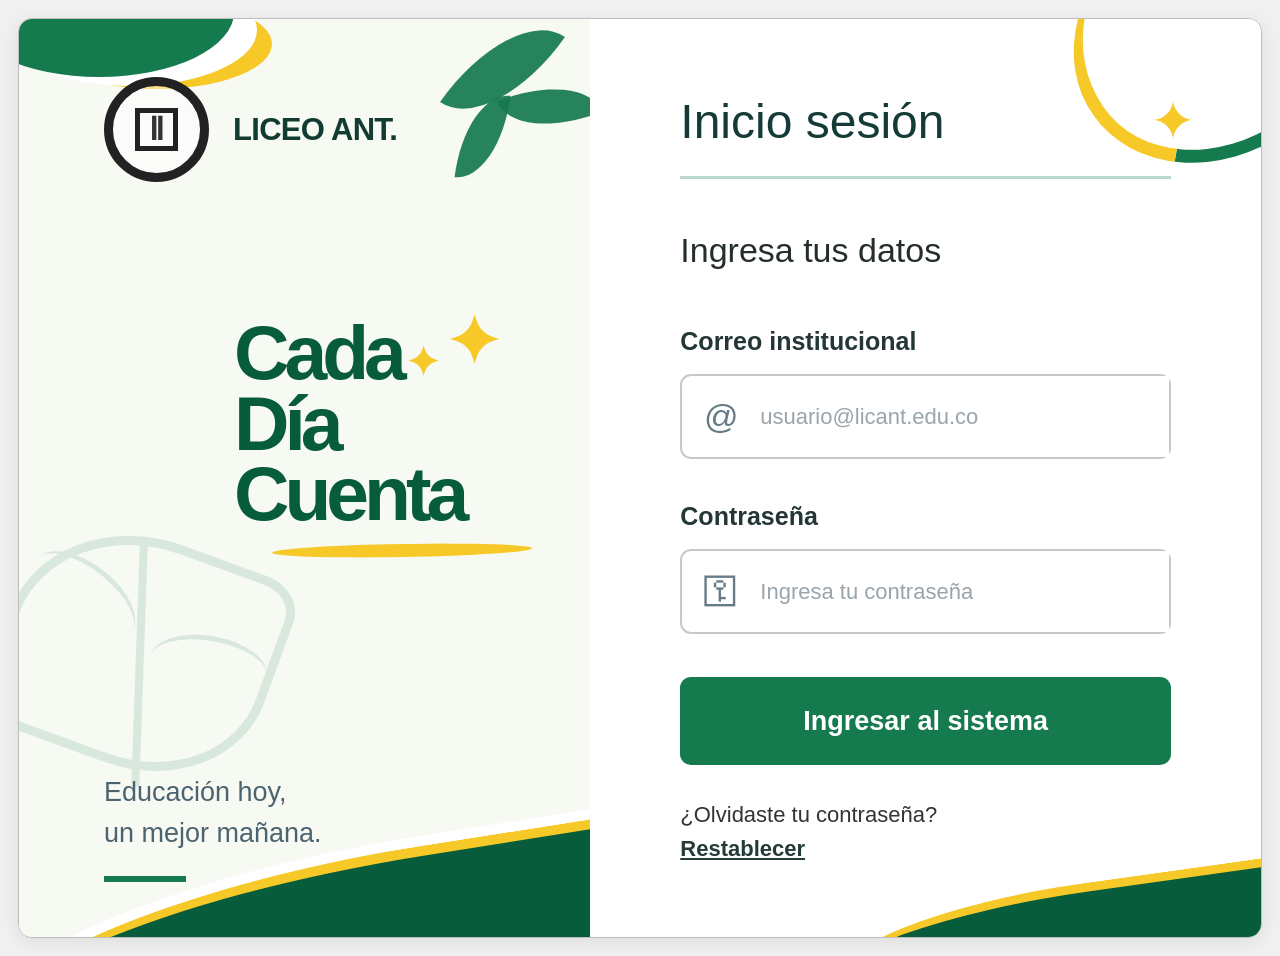
<file: tomaasistencia.html>
<!DOCTYPE html>
<html lang="es">
<head>
  <meta charset="UTF-8">
  <meta name="viewport" content="width=device-width, initial-scale=1.0">
  <title>Liceo ANT. - Inicio de sesión</title>
  <link rel="stylesheet" href="styles/login.css">
  <link rel="stylesheet" href="styles/home.css">
</head>
<body>

  <main class="login-page">

    <!-- Panel izquierdo -->
    <section class="welcome-panel">
      <div class="top-decoration"></div>

      <header class="brand">
        <div class="logo">
          <div class="logo-inner">Ⅱ</div>
        </div>
        <span>LICEO ANT.</span>
      </header>

      <div class="leaf leaf-1"></div>
      <div class="leaf leaf-2"></div>
      <div class="leaf leaf-3"></div>

      <div class="book-decoration">
        <span></span>
        <span></span>
      </div>

      <div class="welcome-text">
        <h1>Cada<br>Día<br>Cuenta</h1>
        <div class="yellow-line"></div>
      </div>

      <div class="spark spark-1">✦</div>
      <div class="spark spark-2">✦</div>

      <div class="motto">
        <p>Educación hoy,<br>un mejor mañana.</p>
        <div class="small-line"></div>
      </div>

      <div class="bottom-wave"></div>
    </section>

    <!-- Panel derecho -->
    <section class="form-panel">
      <div class="corner-decoration"></div>

      <div class="form-content">
        <h2>Inicio sesión</h2>
        <div class="separator"></div>

        <p class="subtitle">Ingresa tus datos</p>

        <form>
          <label for="email">Correo institucional</label>
          <div class="input-box">
            <span class="input-icon">@</span>
            <input id="email" type="email" placeholder="usuario@licant.edu.co">
          </div>

          <label for="password">Contraseña</label>
          <div class="input-box">
            <span class="input-icon password-icon">⚿</span>
            <input id="password" type="password" placeholder="Ingresa tu contraseña">
          </div>

          <button type="submit">Ingresar al sistema</button>

          <div class="forgot">
            <p>¿Olvidaste tu contraseña?</p>
            <a href="#">Restablecer</a>
          </div>
        </form>
      </div>

      <div class="right-bottom-wave"></div>
      <div class="yellow-spark">✦</div>
    </section>

  </main>

</body>
<script src="tomaasistencia.js"></script>
</html>
</file>
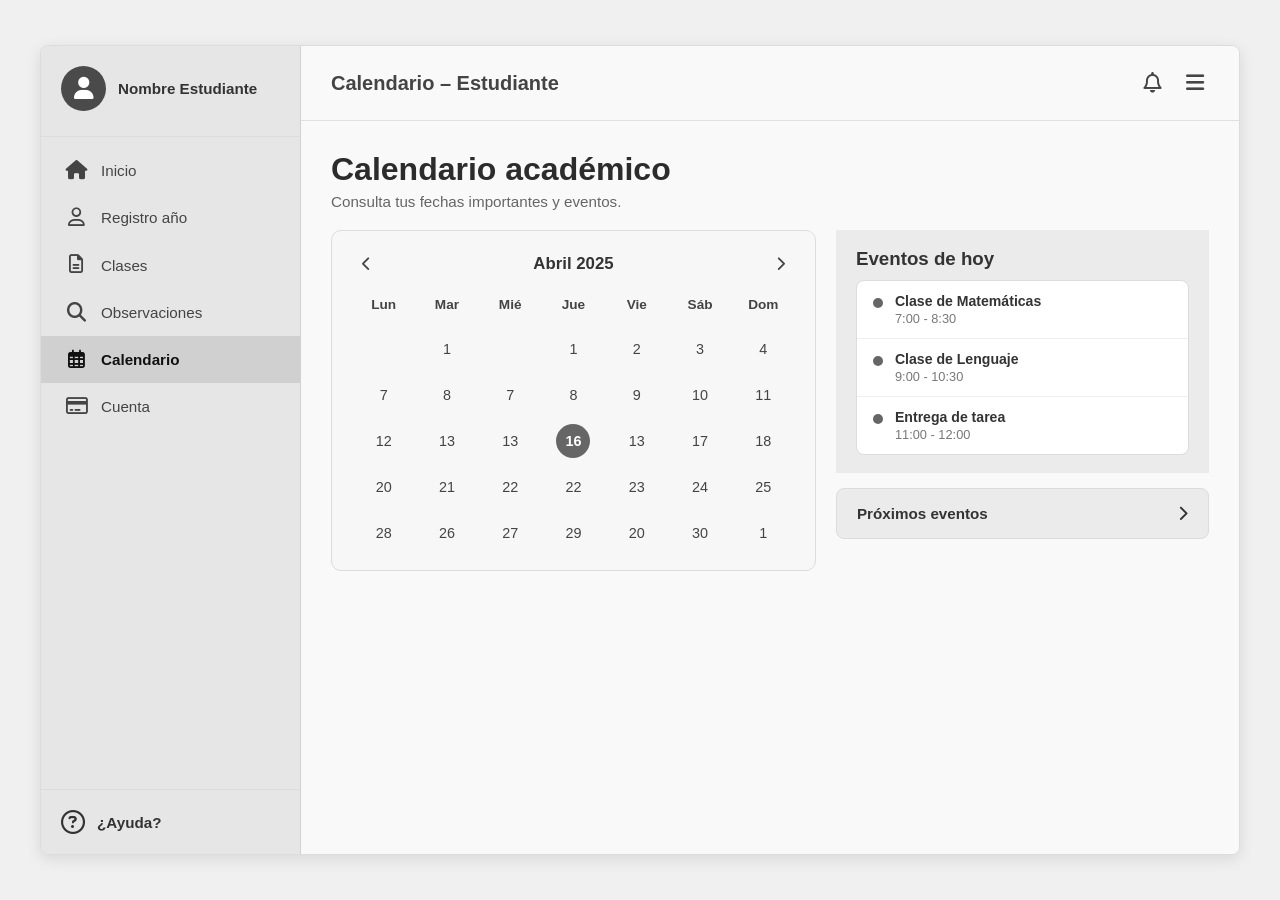
<file: views/calendario.html>
<!DOCTYPE html>
<html lang="es">
<head>
    <meta charset="UTF-8">
    <meta name="viewport" content="width=device-width, initial-scale=1.0">
    <title>Calendario - Estudiante</title>
    <!-- Font Awesome -->
    <link rel="stylesheet" href="https://cdnjs.cloudflare.com/ajax/libs/font-awesome/6.4.0/css/all.min.css">
    <!-- Estilos CSS -->
    <link rel="stylesheet" href="../styles/calendario.css">
    <link rel="stylesheet" href="../styles/home.css">
</head>
<body>

    <div class="app-container">
        <!-- BARRA LATERAL / SIDEBAR -->
        <aside class="sidebar">
            <div class="sidebar-top">
                <div class="user-profile">
                    <div class="avatar-icon">
                        <i class="fa-solid fa-user"></i>
                    </div>
                    <span class="user-name">Nombre Estudiante</span>
                </div>

                <nav class="nav-menu">
                    <ul>
                        <li>
                            <a href="index.html"><i class="fa-solid fa-house"></i> <span>Inicio</span></a>
                        </li>
                        <li>
                            <a href="registro-ano.html"><i class="fa-regular fa-user"></i> <span>Registro año</span></a>
                        </li>
                        <li>
                            <a href="clases.html"><i class="fa-regular fa-file-lines"></i> <span>Clases</span></a>
                        </li>
                        <li>
                            <a href="#"><i class="fa-solid fa-magnifying-glass"></i> <span>Observaciones</span></a>
                        </li>
                        <!-- Opción activa -->
                        <li class="active">
                            <a href="#"><i class="fa-regular fa-calendar-days"></i> <span>Calendario</span></a>
                        </li>
                        <li>
                            <a href="#"><i class="fa-regular fa-credit-card"></i> <span>Cuenta</span></a>
                        </li>
                    </ul>
                </nav>
            </div>

            <div class="sidebar-bottom">
                <a href="#" class="help-link">
                    <i class="fa-regular fa-circle-question"></i>
                    <span>¿Ayuda?</span>
                </a>
            </div>
        </aside>

        <!-- CONTENIDO PRINCIPAL -->
        <main class="main-content">
            <!-- Header -->
            <header class="top-header">
                <h1 class="page-title">Calendario – Estudiante</h1>
                <div class="header-actions">
                    <button class="icon-btn" aria-label="Notificaciones">
                        <i class="fa-regular fa-bell"></i>
                    </button>
                    <button class="icon-btn" aria-label="Menú">
                        <i class="fa-solid fa-bars"></i>
                    </button>
                </div>
            </header>

            <!-- Cuerpo de la vista Calendario -->
            <div class="content-body">
                <section class="welcome-section">
                    <h2>Calendario académico</h2>
                    <p>Consulta tus fechas importantes y eventos.</p>
                </section>

                <!-- Grid de 2 columnas: Calendario a la izquierda, Eventos a la derecha -->
                <div class="calendar-grid">
                    
                    <!-- Panel Izquierdo: Widget del Calendario -->
                    <div class="calendar-card">
                        <!-- Cabecera del mes -->
                        <div class="calendar-header">
                            <button class="cal-nav-btn" aria-label="Mes anterior">
                                <i class="fa-solid fa-chevron-left"></i>
                            </button>
                            <span class="month-title">Abril 2025</span>
                            <button class="cal-nav-btn" aria-label="Mes siguiente">
                                <i class="fa-solid fa-chevron-right"></i>
                            </button>
                        </div>

                        <!-- Grilla de días -->
                        <div class="calendar-body">
                            <!-- Días de la semana -->
                            <div class="day-name">Lun</div>
                            <div class="day-name">Mar</div>
                            <div class="day-name">Mié</div>
                            <div class="day-name">Jue</div>
                            <div class="day-name">Vie</div>
                            <div class="day-name">Sáb</div>
                            <div class="day-name">Dom</div>

                            <!-- Fila 1 -->
                            <div class="day-number"></div>
                            <div class="day-number">1</div>
                            <div class="day-number"></div>
                            <div class="day-number">1</div>
                            <div class="day-number">2</div>
                            <div class="day-number">3</div>
                            <div class="day-number">4</div>

                            <!-- Fila 2 -->
                            <div class="day-number">7</div>
                            <div class="day-number">8</div>
                            <div class="day-number">7</div>
                            <div class="day-number">8</div>
                            <div class="day-number">9</div>
                            <div class="day-number">10</div>
                            <div class="day-number">11</div>

                            <!-- Fila 3 -->
                            <div class="day-number">12</div>
                            <div class="day-number">13</div>
                            <div class="day-number">13</div>
                            <div class="day-number selected">16</div>
                            <div class="day-number">13</div>
                            <div class="day-number">17</div>
                            <div class="day-number">18</div>

                            <!-- Fila 4 -->
                            <div class="day-number">20</div>
                            <div class="day-number">21</div>
                            <div class="day-number">22</div>
                            <div class="day-number">22</div>
                            <div class="day-number">23</div>
                            <div class="day-number">24</div>
                            <div class="day-number">25</div>

                            <!-- Fila 5 -->
                            <div class="day-number">28</div>
                            <div class="day-number">26</div>
                            <div class="day-number">27</div>
                            <div class="day-number">29</div>
                            <div class="day-number">20</div>
                            <div class="day-number">30</div>
                            <div class="day-number">1</div>
                        </div>
                    </div>

                    <!-- Panel Derecho: Eventos de hoy y Próximos eventos -->
                    <div class="events-panel">
                        <!-- Bloque de Eventos de Hoy -->
                        <div class="card-panel events-card">
                            <h3 class="panel-title">Eventos de hoy</h3>
                            <ul class="events-list">
                                <li class="event-item">
                                    <span class="event-dot"></span>
                                    <div class="event-details">
                                        <span class="event-name">Clase de Matemáticas</span>
                                        <span class="event-time">7:00 - 8:30</span>
                                    </div>
                                </li>
                                <li class="event-item">
                                    <span class="event-dot"></span>
                                    <div class="event-details">
                                        <span class="event-name">Clase de Lenguaje</span>
                                        <span class="event-time">9:00 - 10:30</span>
                                    </div>
                                </li>
                                <li class="event-item">
                                    <span class="event-dot"></span>
                                    <div class="event-details">
                                        <span class="event-name">Entrega de tarea</span>
                                        <span class="event-time">11:00 - 12:00</span>
                                    </div>
                                </li>
                            </ul>
                        </div>

                        <!-- Botón/Sección de Próximos eventos -->
                        <a href="#" class="next-events-btn">
                            <span>Próximos eventos</span>
                            <i class="fa-solid fa-chevron-right"></i>
                        </a>
                    </div>

                </div>
            </div>
        </main>
    </div>

</body>
</html>
</file>
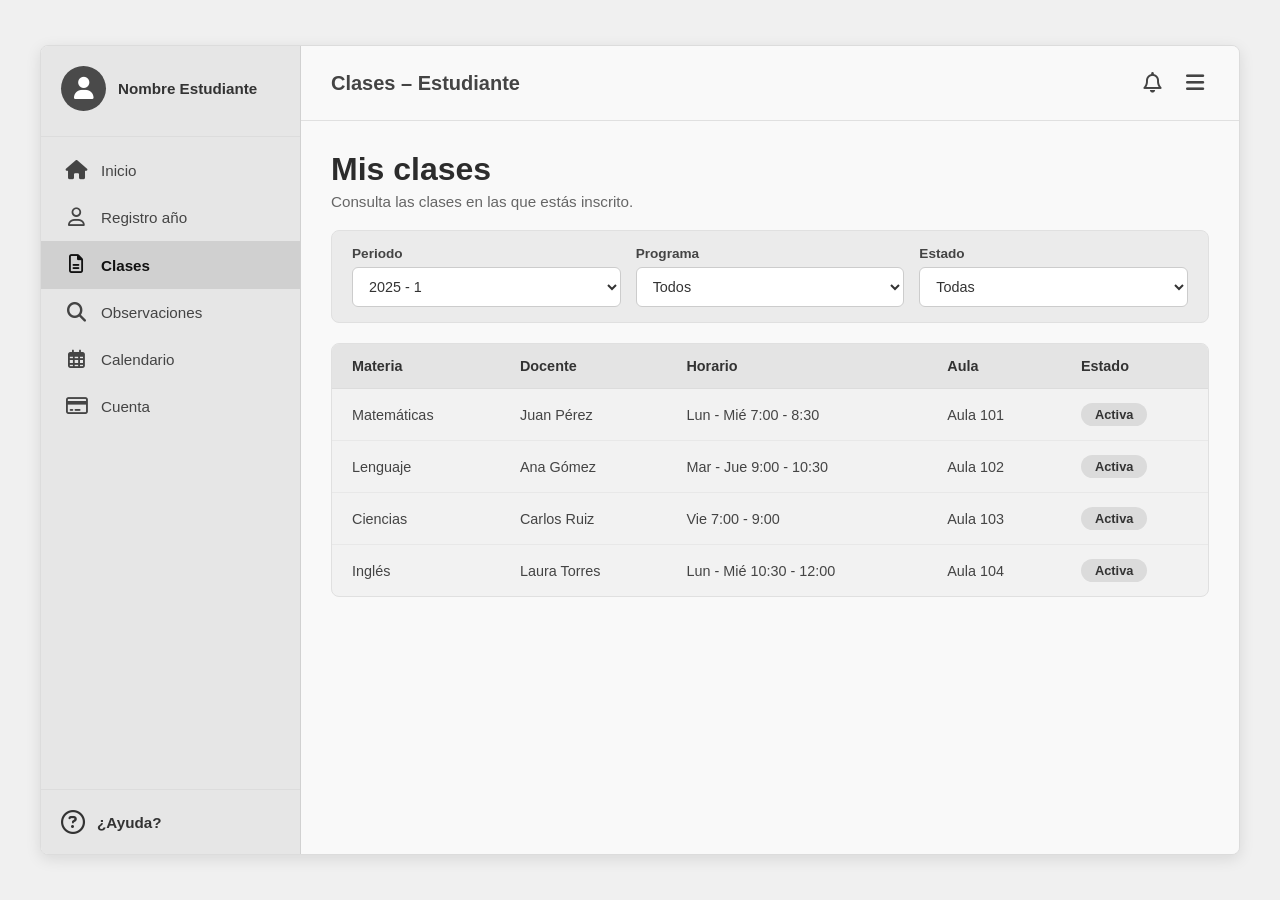
<file: views/clases.html>
<!DOCTYPE html>
<html lang="es">
<head>
    <meta charset="UTF-8">
    <meta name="viewport" content="width=device-width, initial-scale=1.0">
    <title>Clases - Estudiante</title>
    <!-- Font Awesome -->
    <link rel="stylesheet" href="https://cdnjs.cloudflare.com/ajax/libs/font-awesome/6.4.0/css/all.min.css">
    <!-- Archivo de estilos CSS -->
    <link rel="stylesheet" href="../styles/clases.css">
    <link rel="stylesheet" href="../styles/home.css">
</head>
<body>

    <div class="app-container">
        <!-- BARRA LATERAL / SIDEBAR -->
        <aside class="sidebar">
            <div class="sidebar-top">
                <div class="user-profile">
                    <div class="avatar-icon">
                        <i class="fa-solid fa-user"></i>
                    </div>
                    <span class="user-name">Nombre Estudiante</span>
                </div>

                <nav class="nav-menu">
                    <ul>
                        <li>
                            <a href="index.html"><i class="fa-solid fa-house"></i> <span>Inicio</span></a>
                        </li>
                        <li>
                            <a href="#"><i class="fa-regular fa-user"></i> <span>Registro año</span></a>
                        </li>
                        <!-- Opción activa -->
                        <li class="active">
                            <a href="#"><i class="fa-regular fa-file-lines"></i> <span>Clases</span></a>
                        </li>
                        <li>
                            <a href="#"><i class="fa-solid fa-magnifying-glass"></i> <span>Observaciones</span></a>
                        </li>
                        <li>
                            <a href="#"><i class="fa-regular fa-calendar-days"></i> <span>Calendario</span></a>
                        </li>
                        <li>
                            <a href="#"><i class="fa-regular fa-credit-card"></i> <span>Cuenta</span></a>
                        </li>
                    </ul>
                </nav>
            </div>

            <div class="sidebar-bottom">
                <a href="#" class="help-link">
                    <i class="fa-regular fa-circle-question"></i>
                    <span>¿Ayuda?</span>
                </a>
            </div>
        </aside>

        <!-- CONTENIDO PRINCIPAL -->
        <main class="main-content">
            <!-- Header -->
            <header class="top-header">
                <h1 class="page-title">Clases – Estudiante</h1>
                <div class="header-actions">
                    <button class="icon-btn" aria-label="Notificaciones">
                        <i class="fa-regular fa-bell"></i>
                    </button>
                    <button class="icon-btn" aria-label="Menú">
                        <i class="fa-solid fa-bars"></i>
                    </button>
                </div>
            </header>

            <!-- Cuerpo de la vista Clases -->
            <div class="content-body">
                <section class="welcome-section">
                    <h2>Mis clases</h2>
                    <p>Consulta las clases en las que estás inscrito.</p>
                </section>

                <!-- Filtros -->
                <section class="filters-container">
                    <div class="filter-group">
                        <label for="periodo">Periodo</label>
                        <select id="periodo" class="filter-select">
                            <option value="2025-1">2025 - 1</option>
                            <option value="2024-2">2024 - 2</option>
                        </select>
                    </div>

                    <div class="filter-group">
                        <label for="programa">Programa</label>
                        <select id="programa" class="filter-select">
                            <option value="todos">Todos</option>
                        </select>
                    </div>

                    <div class="filter-group">
                        <label for="estado">Estado</label>
                        <select id="estado" class="filter-select">
                            <option value="todas">Todas</option>
                            <option value="activas">Activas</option>
                        </select>
                    </div>
                </section>

                <!-- Tabla de Clases -->
                <section class="table-card">
                    <table class="classes-table">
                        <thead>
                            <tr>
                                <th>Materia</th>
                                <th>Docente</th>
                                <th>Horario</th>
                                <th>Aula</th>
                                <th>Estado</th>
                            </tr>
                        </thead>
                        <tbody>
                            <tr>
                                <td>Matemáticas</td>
                                <td>Juan Pérez</td>
                                <td>Lun - Mié 7:00 - 8:30</td>
                                <td>Aula 101</td>
                                <td><span class="badge active">Activa</span></td>
                            </tr>
                            <tr>
                                <td>Lenguaje</td>
                                <td>Ana Gómez</td>
                                <td>Mar - Jue 9:00 - 10:30</td>
                                <td>Aula 102</td>
                                <td><span class="badge active">Activa</span></td>
                            </tr>
                            <tr>
                                <td>Ciencias</td>
                                <td>Carlos Ruiz</td>
                                <td>Vie 7:00 - 9:00</td>
                                <td>Aula 103</td>
                                <td><span class="badge active">Activa</span></td>
                            </tr>
                            <tr>
                                <td>Inglés</td>
                                <td>Laura Torres</td>
                                <td>Lun - Mié 10:30 - 12:00</td>
                                <td>Aula 104</td>
                                <td><span class="badge active">Activa</span></td>
                            </tr>
                        </tbody>
                    </table>
                </section>
            </div>
        </main>
    </div>

</body>
</html>
</file>
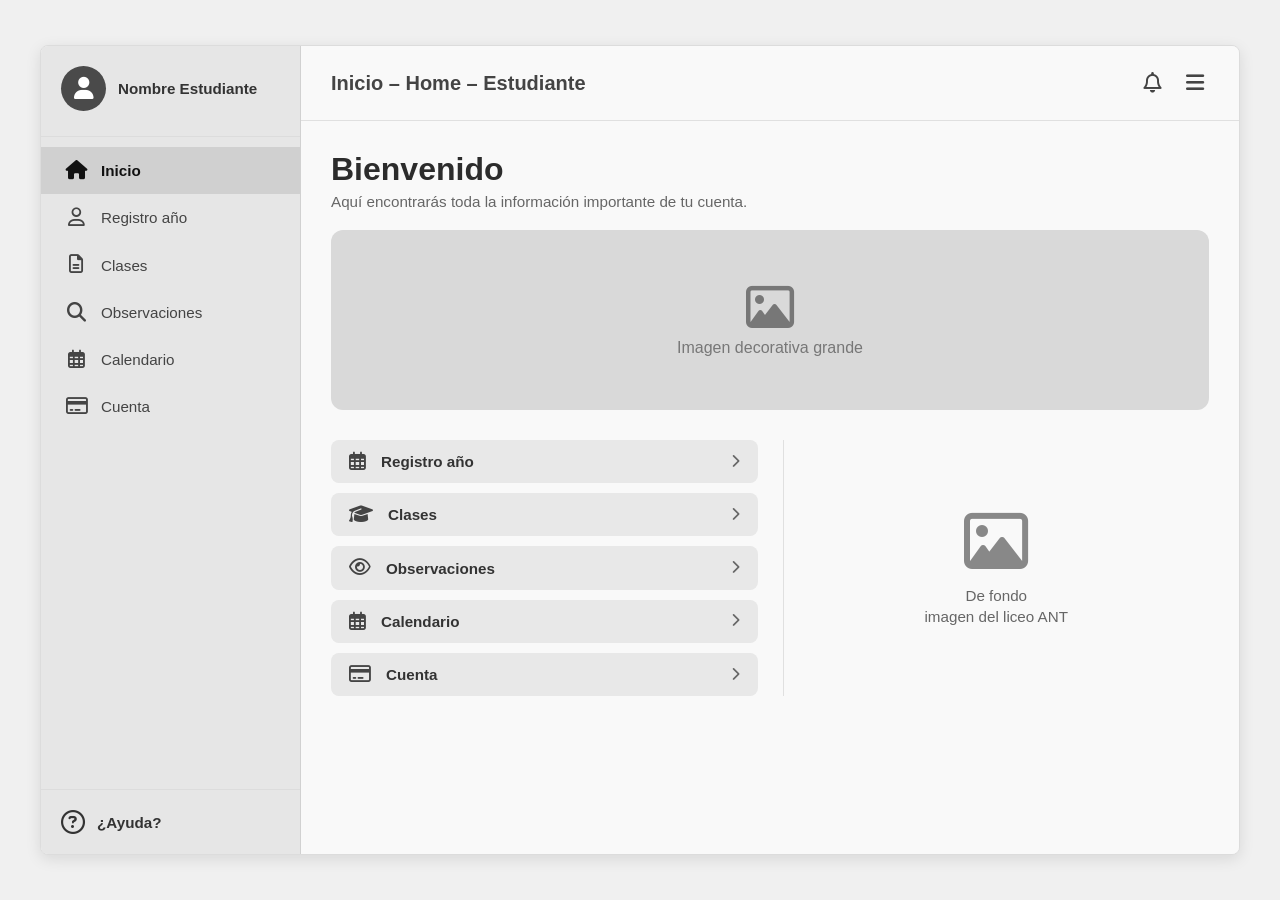
<file: views/home.html>
<!DOCTYPE html>
<html lang="es">
<head>
    <meta charset="UTF-8">
    <meta name="viewport" content="width=device-width, initial-scale=1.0">
    <title>Inicio - Home - Estudiante</title>
    <!-- Librería de Iconos Font Awesome -->
    <link rel="stylesheet" href="https://cdnjs.cloudflare.com/ajax/libs/font-awesome/6.4.0/css/all.min.css">
    <!-- Archivo de estilos CSS -->
    <link rel="stylesheet" href="../styles/home.css">
</head>
<body>

    <div class="app-container">
        <!-- BARRA LATERAL / SIDEBAR -->
        <aside class="sidebar">
            <div class="sidebar-top">
                <!-- Perfil del usuario -->
                <div class="user-profile">
                    <div class="avatar-icon">
                        <i class="fa-solid fa-user"></i>
                    </div>
                    <span class="user-name">Nombre Estudiante</span>
                </div>

                <!-- Menú de navegación -->
                <nav class="nav-menu">
                    <ul>
                        <li class="active">
                            <a href="#"><i class="fa-solid fa-house"></i> <span>Inicio</span></a>
                        </li>
                        <li>
                            <a href="#"><i class="fa-regular fa-user"></i> <span>Registro año</span></a>
                        </li>
                        <li>
                            <a href="#"><i class="fa-regular fa-file-lines"></i> <span>Clases</span></a>
                        </li>
                        <li>
                            <a href="#"><i class="fa-solid fa-magnifying-glass"></i> <span>Observaciones</span></a>
                        </li>
                        <li>
                            <a href="#"><i class="fa-regular fa-calendar-days"></i> <span>Calendario</span></a>
                        </li>
                        <li>
                            <a href="#"><i class="fa-regular fa-credit-card"></i> <span>Cuenta</span></a>
                        </li>
                    </ul>
                </nav>
            </div>

            <!-- Botón de ayuda al final -->
            <div class="sidebar-bottom">
                <a href="#" class="help-link">
                    <i class="fa-regular fa-circle-question"></i>
                    <span>¿Ayuda?</span>
                </a>
            </div>
        </aside>

        <!-- CONTENIDO PRINCIPAL -->
        <main class="main-content">
            <!-- Encabezado superior -->
            <header class="top-header">
                <h1 class="page-title">Inicio – Home – Estudiante</h1>
                <div class="header-actions">
                    <button class="icon-btn" aria-label="Notificaciones">
                        <i class="fa-regular fa-bell"></i>
                    </button>
                    <button class="icon-btn" aria-label="Menú">
                        <i class="fa-solid fa-bars"></i>
                    </button>
                </div>
            </header>

            <!-- Sección interna -->
            <div class="content-body">
                <!-- Sección de bienvenida -->
                <section class="welcome-section">
                    <h2>Bienvenido</h2>
                    <p>Aquí encontrarás toda la información importante de tu cuenta.</p>
                </section>

                <!-- Banner / Mase decorativa grande -->
                <section class="banner-card">
                    <div class="placeholder-image">
                        <i class="fa-regular fa-image placeholder-icon"></i>
                        <span>Imagen decorativa grande</span>
                    </div>
                </section>

                <!-- Sección dividida en dos columnas -->
                <section class="bottom-grid">
                    <!-- Accesos directos / Botones -->
                    <div class="shortcuts-list">
                        <a href="#" class="shortcut-item">
                            <div class="item-left">
                                <i class="fa-regular fa-calendar-days"></i>
                                <span>Registro año</span>
                            </div>
                            <i class="fa-solid fa-chevron-right arrow-icon"></i>
                        </a>

                        <a href="#" class="shortcut-item">
                            <div class="item-left">
                                <i class="fa-solid fa-graduation-cap"></i>
                                <span>Clases</span>
                            </div>
                            <i class="fa-solid fa-chevron-right arrow-icon"></i>
                        </a>

                        <a href="#" class="shortcut-item">
                            <div class="item-left">
                                <i class="fa-regular fa-eye"></i>
                                <span>Observaciones</span>
                            </div>
                            <i class="fa-solid fa-chevron-right arrow-icon"></i>
                        </a>

                        <a href="#" class="shortcut-item">
                            <div class="item-left">
                                <i class="fa-regular fa-calendar-days"></i>
                                <span>Calendario</span>
                            </div>
                            <i class="fa-solid fa-chevron-right arrow-icon"></i>
                        </a>

                        <a href="#" class="shortcut-item">
                            <div class="item-left">
                                <i class="fa-regular fa-credit-card"></i>
                                <span>Cuenta</span>
                            </div>
                            <i class="fa-solid fa-chevron-right arrow-icon"></i>
                        </a>
                    </div>

                    <!-- Panel derecho (Imagen Liceo ANT) -->
                    <div class="liceo-panel">
                        <div class="liceo-content">
                            <i class="fa-regular fa-image liceo-icon"></i>
                            <p>De fondo<br>imagen del liceo ANT</p>
                        </div>
                    </div>
                </section>
            </div>
        </main>
    </div>

</body>
</html>
</file>
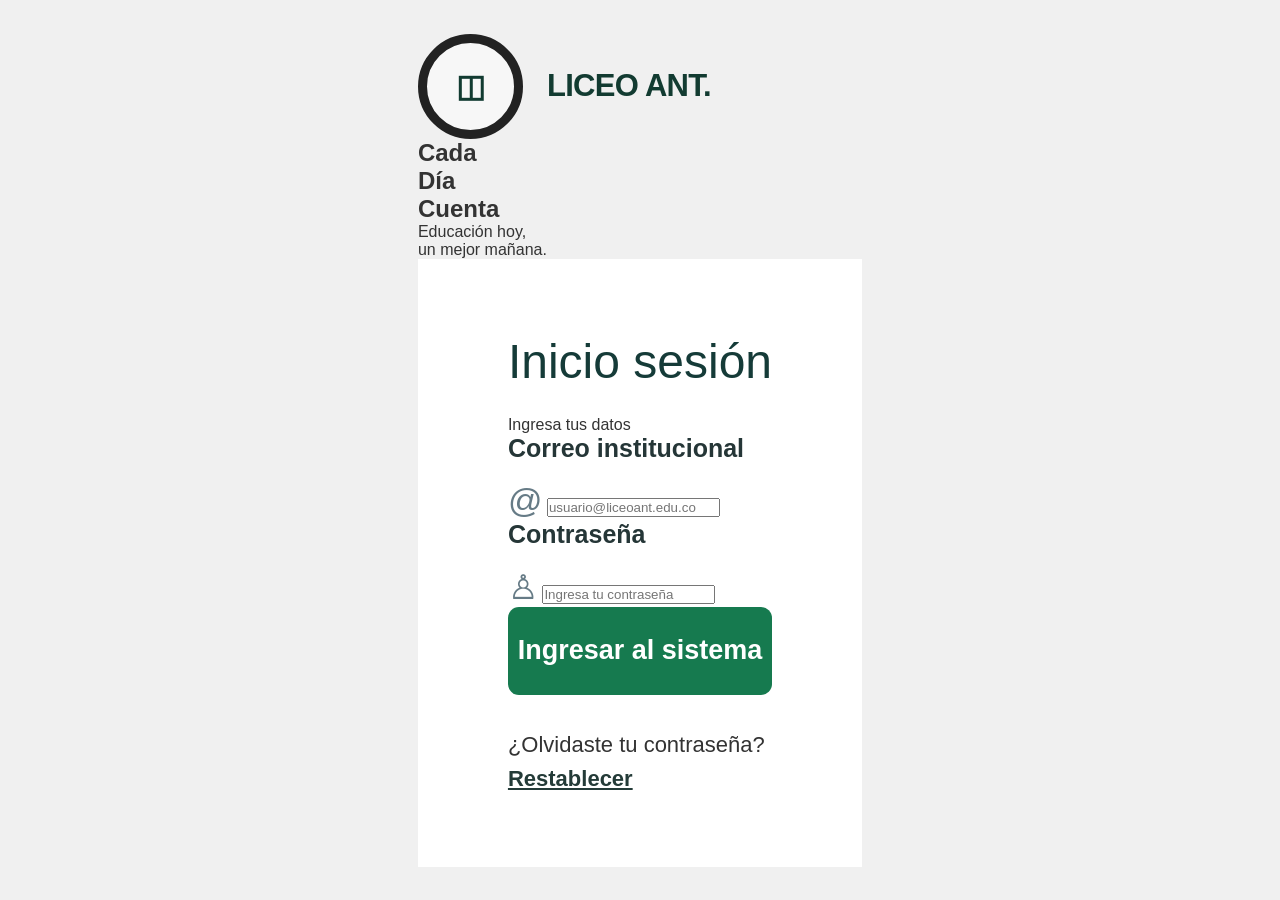
<file: views/login.html>
<!DOCTYPE html>
<html lang="es">
<head>
  <meta charset="UTF-8">
  <meta name="viewport" content="width=device-width, initial-scale=1.0">
  <title>Liceo Ant. - Inicio de sesión</title>
  <link rel="stylesheet" href="../styles/login.css">
  <link rel="stylesheet" href="../styles/home.css">
</head>
<body>

  <main class="login-card">

    <section class="brand-panel">
      <div class="brand">
        <div class="logo">
          <span class="book">◫</span>
        </div>
        <span>LICEO ANT.</span>
      </div>

      <div class="slogan">
        <h1>Cada<br>Día<br>Cuenta</h1>
      </div>

      <div class="bottom-slogan">
        <p>Educación hoy,<br>un mejor mañana.</p>
        <div class="short-line"></div>
      </div>
    </section>

    <section class="form-panel">
      <div class="form-content">
        <h2>Inicio sesión</h2>
        <div class="divider"></div>

        <p class="intro">Ingresa tus datos</p>

        <form>
          <label for="email">Correo institucional</label>
          <div class="input-wrapper">
            <span class="input-icon">@</span>
            <input
              type="email"
              id="email"
              name="email"
              placeholder="usuario@liceoant.edu.co"
              autocomplete="email"
              required
            >
          </div>

          <label for="password">Contraseña</label>
          <div class="input-wrapper">
            <span class="input-icon lock-icon">♙</span>
            <input
              type="password"
              id="password"
              name="password"
              placeholder="Ingresa tu contraseña"
              autocomplete="current-password"
              required
            >
          </div>

          <button type="submit">Ingresar al sistema</button>
        </form>

        <div class="forgot">
          <p>¿Olvidaste tu contraseña?</p>
          <a href="#">Restablecer</a>
        </div>
      </div>
    </section>

  </main>

</body>
</html>
</file>
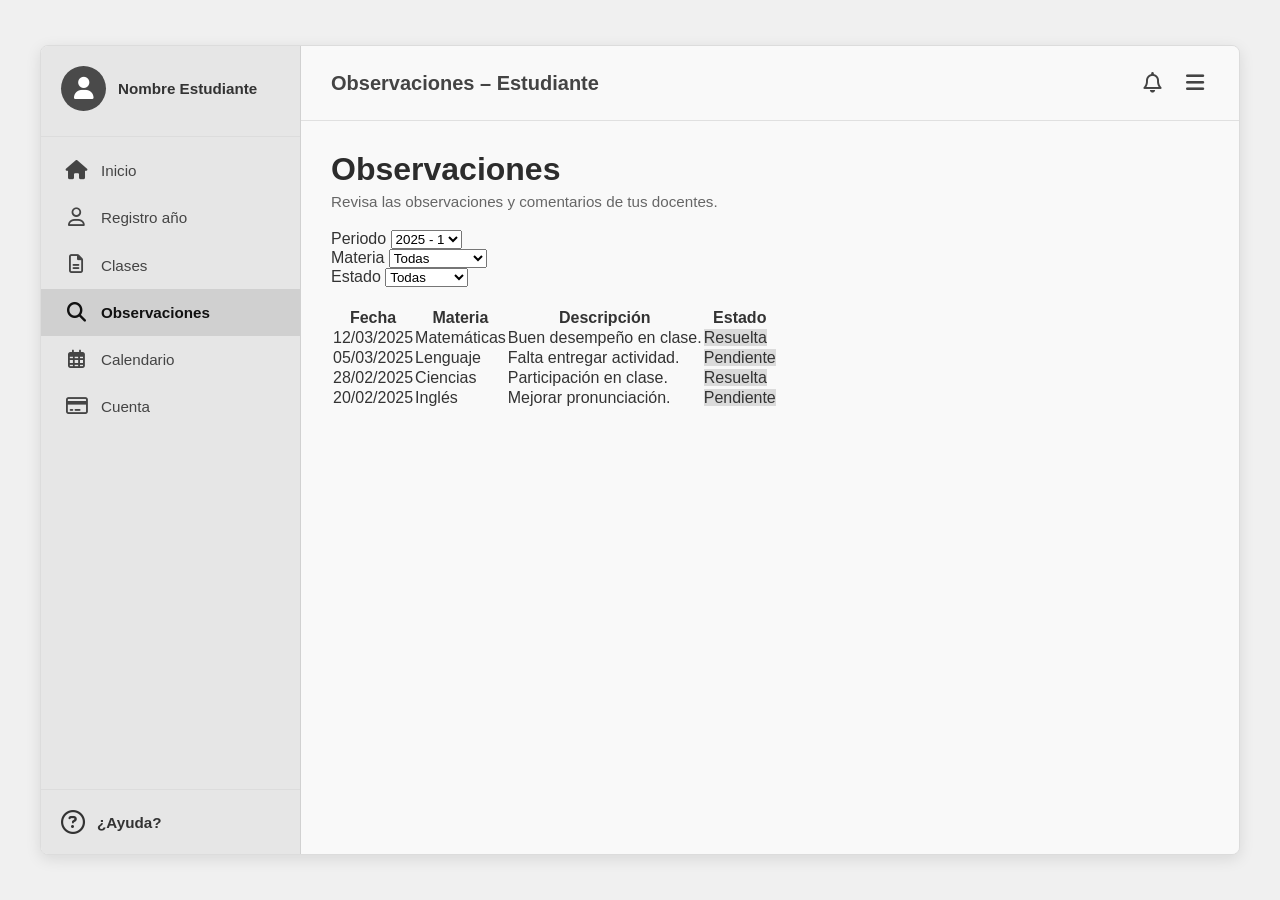
<file: views/observaciones.html>
<!DOCTYPE html>
<html lang="es">
<head>
    <meta charset="UTF-8">
    <meta name="viewport" content="width=device-width, initial-scale=1.0">
    <title>Observaciones - Estudiante</title>
    <!-- Font Awesome -->
    <link rel="stylesheet" href="https://cdnjs.cloudflare.com/ajax/libs/font-awesome/6.4.0/css/all.min.css">
    <!-- Archivo de estilos CSS -->
    <link rel="stylesheet" href="../styles/observaciones.css">
    <link rel="stylesheet" href="../styles/home.css">
</head>
<body>

    <div class="app-container">
        <!-- BARRA LATERAL / SIDEBAR -->
        <aside class="sidebar">
            <div class="sidebar-top">
                <div class="user-profile">
                    <div class="avatar-icon">
                        <i class="fa-solid fa-user"></i>
                    </div>
                    <span class="user-name">Nombre Estudiante</span>
                </div>

                <nav class="nav-menu">
                    <ul>
                        <li>
                            <a href="index.html"><i class="fa-solid fa-house"></i> <span>Inicio</span></a>
                        </li>
                        <li>
                            <a href="registro-ano.html"><i class="fa-regular fa-user"></i> <span>Registro año</span></a>
                        </li>
                        <li>
                            <a href="clases.html"><i class="fa-regular fa-file-lines"></i> <span>Clases</span></a>
                        </li>
                        <!-- Opción activa -->
                        <li class="active">
                            <a href="#"><i class="fa-solid fa-magnifying-glass"></i> <span>Observaciones</span></a>
                        </li>
                        <li>
                            <a href="calendario.html"><i class="fa-regular fa-calendar-days"></i> <span>Calendario</span></a>
                        </li>
                        <li>
                            <a href="#"><i class="fa-regular fa-credit-card"></i> <span>Cuenta</span></a>
                        </li>
                    </ul>
                </nav>
            </div>

            <div class="sidebar-bottom">
                <a href="#" class="help-link">
                    <i class="fa-regular fa-circle-question"></i>
                    <span>¿Ayuda?</span>
                </a>
            </div>
        </aside>

        <!-- CONTENIDO PRINCIPAL -->
        <main class="main-content">
            <!-- Header -->
            <header class="top-header">
                <h1 class="page-title">Observaciones – Estudiante</h1>
                <div class="header-actions">
                    <button class="icon-btn" aria-label="Notificaciones">
                        <i class="fa-regular fa-bell"></i>
                    </button>
                    <button class="icon-btn" aria-label="Menú">
                        <i class="fa-solid fa-bars"></i>
                    </button>
                </div>
            </header>

            <!-- Cuerpo de la vista Observaciones -->
            <div class="content-body">
                <section class="welcome-section">
                    <h2>Observaciones</h2>
                    <p>Revisa las observaciones y comentarios de tus docentes.</p>
                </section>

                <!-- Filtros -->
                <section class="filters-container">
                    <div class="filter-group">
                        <label for="periodo">Periodo</label>
                        <select id="periodo" class="filter-select">
                            <option value="2025-1">2025 - 1</option>
                            <option value="2024-2">2024 - 2</option>
                        </select>
                    </div>

                    <div class="filter-group">
                        <label for="materia">Materia</label>
                        <select id="materia" class="filter-select">
                            <option value="todas">Todas</option>
                            <option value="matematicas">Matemáticas</option>
                            <option value="lenguaje">Lenguaje</option>
                            <option value="ciencias">Ciencias</option>
                            <option value="ingles">Inglés</option>
                        </select>
                    </div>

                    <div class="filter-group">
                        <label for="estado">Estado</label>
                        <select id="estado" class="filter-select">
                            <option value="todas">Todas</option>
                            <option value="resuelta">Resuelta</option>
                            <option value="pendiente">Pendiente</option>
                        </select>
                    </div>
                </section>

                <!-- Tabla de Observaciones -->
                <section class="table-card">
                    <table class="classes-table">
                        <thead>
                            <tr>
                                <th>Fecha</th>
                                <th>Materia</th>
                                <th>Descripción</th>
                                <th>Estado</th>
                            </tr>
                        </thead>
                        <tbody>
                            <tr>
                                <td>12/03/2025</td>
                                <td>Matemáticas</td>
                                <td>Buen desempeño en clase.</td>
                                <td><span class="badge status-resolved">Resuelta</span></td>
                            </tr>
                            <tr>
                                <td>05/03/2025</td>
                                <td>Lenguaje</td>
                                <td>Falta entregar actividad.</td>
                                <td><span class="badge status-pending">Pendiente</span></td>
                            </tr>
                            <tr>
                                <td>28/02/2025</td>
                                <td>Ciencias</td>
                                <td>Participación en clase.</td>
                                <td><span class="badge status-resolved">Resuelta</span></td>
                            </tr>
                            <tr>
                                <td>20/02/2025</td>
                                <td>Inglés</td>
                                <td>Mejorar pronunciación.</td>
                                <td><span class="badge status-pending">Pendiente</span></td>
                            </tr>
                        </tbody>
                    </table>
                </section>
            </div>
        </main>
    </div>

</body>
</html>
</file>
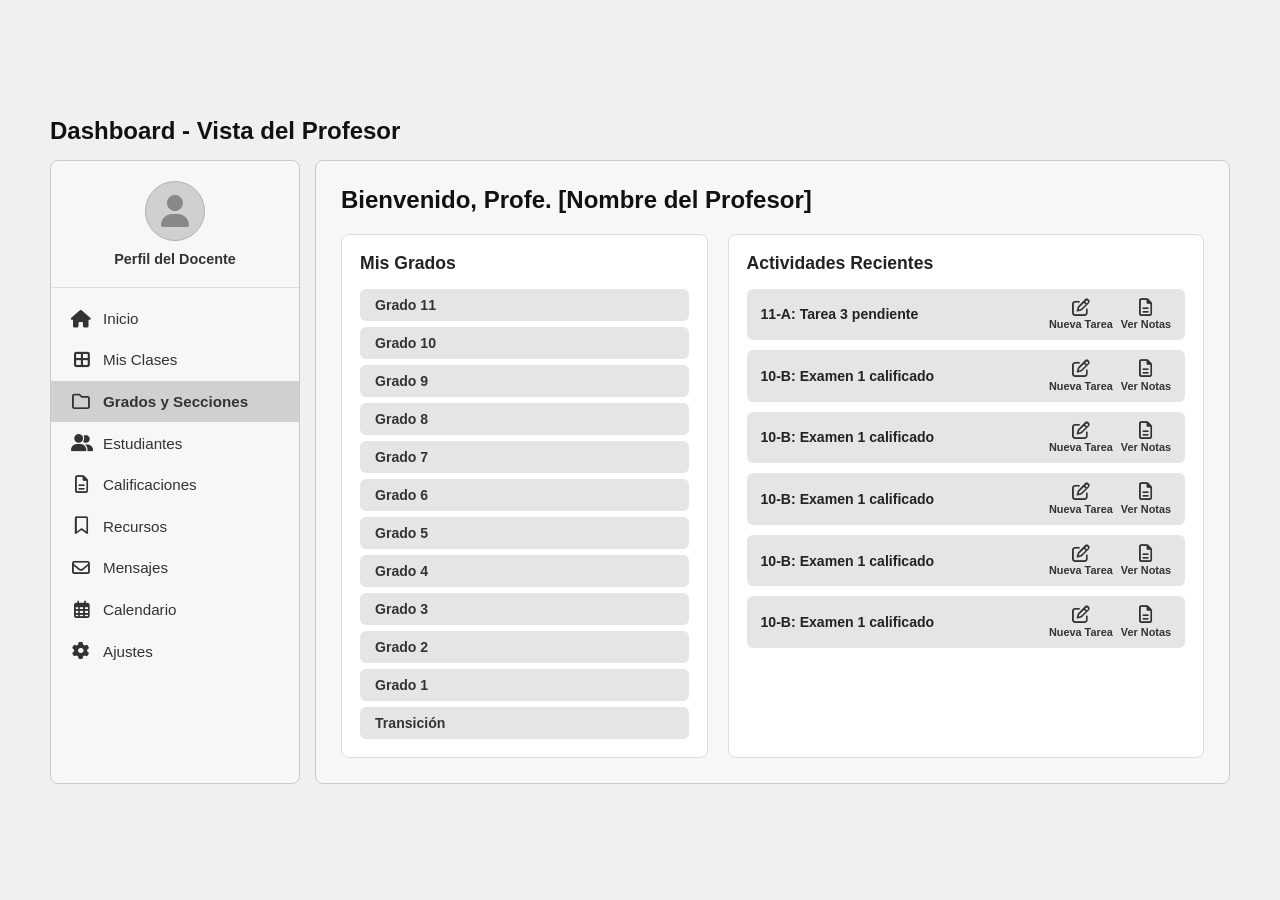
<file: views/vistaprofesor.html>
<!DOCTYPE html>
<html lang="es">
<head>
    <meta charset="UTF-8">
    <meta name="viewport" content="width=device-width, initial-scale=1.0">
    <title>Dashboard - Vista del Profesor</title>
    <!-- Font Awesome -->
    <link rel="stylesheet" href="https://cdnjs.cloudflare.com/ajax/libs/font-awesome/6.4.0/css/all.min.css">
    <!-- Archivo CSS -->
    <link rel="stylesheet" href="../styles/vistaprofesor.css">
    <link rel="stylesheet" href="../styles/home.css">
</head>
<body>

    <div class="teacher-container">
        <!-- Título Superior -->
        <header class="dashboard-header">
            <h1>Dashboard - Vista del Profesor</h1>
        </header>

        <div class="teacher-layout">
            <!-- BARRA LATERAL / SIDEBAR -->
            <aside class="teacher-sidebar">
                <!-- Perfil del Docente -->
                <div class="teacher-profile">
                    <div class="teacher-avatar">
                        <i class="fa-solid fa-user"></i>
                    </div>
                    <span class="profile-label">Perfil del Docente</span>
                </div>

                <!-- Menú de navegación -->
                <nav class="teacher-nav">
                    <ul>
                        <li>
                            <a href="#"><i class="fa-solid fa-house"></i> <span>Inicio</span></a>
                        </li>
                        <li>
                            <a href="#"><i class="fa-solid fa-border-all"></i> <span>Mis Clases</span></a>
                        </li>
                        <li class="active">
                            <a href="#"><i class="fa-regular fa-folder"></i> <span>Grados y Secciones</span></a>
                        </li>
                        <li>
                            <a href="#"><i class="fa-solid fa-user-group"></i> <span>Estudiantes</span></a>
                        </li>
                        <li>
                            <a href="#"><i class="fa-regular fa-file-lines"></i> <span>Calificaciones</span></a>
                        </li>
                        <li>
                            <a href="#"><i class="fa-regular fa-bookmark"></i> <span>Recursos</span></a>
                        </li>
                        <li>
                            <a href="#"><i class="fa-regular fa-envelope"></i> <span>Mensajes</span></a>
                        </li>
                        <li>
                            <a href="#"><i class="fa-regular fa-calendar-days"></i> <span>Calendario</span></a>
                        </li>
                        <li>
                            <a href="#"><i class="fa-solid fa-gear"></i> <span>Ajustes</span></a>
                        </li>
                    </ul>
                </nav>
            </aside>

            <!-- CONTENIDO PRINCIPAL -->
            <main class="teacher-content">
                <!-- Saludo -->
                <h2 class="welcome-teacher">Bienvenido, Profe. [Nombre del Profesor]</h2>

                <!-- Grid de 2 Columnas -->
                <div class="teacher-grid">
                    
                    <!-- Panel de Mis Grados -->
                    <section class="teacher-panel">
                        <h3 class="panel-heading">Mis Grados</h3>
                        <div class="grades-list">
                            <div class="grade-item">Grado 11</div>
                            <div class="grade-item">Grado 10</div>
                            <div class="grade-item">Grado 9</div>
                            <div class="grade-item">Grado 8</div>
                            <div class="grade-item">Grado 7</div>
                            <div class="grade-item">Grado 6</div>
                            <div class="grade-item">Grado 5</div>
                            <div class="grade-item">Grado 4</div>
                            <div class="grade-item">Grado 3</div>
                            <div class="grade-item">Grado 2</div>
                            <div class="grade-item">Grado 1</div>
                            <div class="grade-item">Transición</div>
                        </div>
                    </section>

                    <!-- Panel de Actividades Recientes -->
                    <section class="teacher-panel">
                        <h3 class="panel-heading">Actividades Recientes</h3>
                        <div class="activities-list">
                            
                            <div class="activity-card">
                                <span class="activity-title">11-A: Tarea 3 pendiente</span>
                                <div class="activity-actions">
                                    <button class="act-btn"><i class="fa-regular fa-pen-to-square"></i> <span>Nueva Tarea</span></button>
                                    <button class="act-btn"><i class="fa-regular fa-file-lines"></i> <span>Ver Notas</span></button>
                                </div>
                            </div>

                            <div class="activity-card">
                                <span class="activity-title">10-B: Examen 1 calificado</span>
                                <div class="activity-actions">
                                    <button class="act-btn"><i class="fa-regular fa-pen-to-square"></i> <span>Nueva Tarea</span></button>
                                    <button class="act-btn"><i class="fa-regular fa-file-lines"></i> <span>Ver Notas</span></button>
                                </div>
                            </div>

                            <div class="activity-card">
                                <span class="activity-title">10-B: Examen 1 calificado</span>
                                <div class="activity-actions">
                                    <button class="act-btn"><i class="fa-regular fa-pen-to-square"></i> <span>Nueva Tarea</span></button>
                                    <button class="act-btn"><i class="fa-regular fa-file-lines"></i> <span>Ver Notas</span></button>
                                </div>
                            </div>

                            <div class="activity-card">
                                <span class="activity-title">10-B: Examen 1 calificado</span>
                                <div class="activity-actions">
                                    <button class="act-btn"><i class="fa-regular fa-pen-to-square"></i> <span>Nueva Tarea</span></button>
                                    <button class="act-btn"><i class="fa-regular fa-file-lines"></i> <span>Ver Notas</span></button>
                                </div>
                            </div>

                            <div class="activity-card">
                                <span class="activity-title">10-B: Examen 1 calificado</span>
                                <div class="activity-actions">
                                    <button class="act-btn"><i class="fa-regular fa-pen-to-square"></i> <span>Nueva Tarea</span></button>
                                    <button class="act-btn"><i class="fa-regular fa-file-lines"></i> <span>Ver Notas</span></button>
                                </div>
                            </div>

                            <div class="activity-card">
                                <span class="activity-title">10-B: Examen 1 calificado</span>
                                <div class="activity-actions">
                                    <button class="act-btn"><i class="fa-regular fa-pen-to-square"></i> <span>Nueva Tarea</span></button>
                                    <button class="act-btn"><i class="fa-regular fa-file-lines"></i> <span>Ver Notas</span></button>
                                </div>
                            </div>

                        </div>
                    </section>

                </div>
            </main>
        </div>
    </div>

</body>
</html>
</file>
<file: styles/login.css>
* {
  margin: 0;
  padding: 0;
  box-sizing: border-box;
}

:root {
  --green-dark: #075c3b;
  --green: #167a4f;
  --green-light: #dcefe4;
  --yellow: #f7c928;
  --cream: #f7f9f3;
  --text: #292929;
  --gray: #a9a9a9;
}

body {
  min-height: 100vh;
  display: flex;
  justify-content: center;
  align-items: center;
  padding: 18px;
  background: #eeeeee;
  font-family: Arial, Helvetica, sans-serif;
  color: var(--text);
}

.login-page {
  width: min(1600px, 100%);
  min-height: 880px;
  display: grid;
  grid-template-columns: 46% 54%;
  overflow: hidden;
  position: relative;
  border: 1px solid #bdbdbd;
  border-radius: 14px;
  background: white;
  box-shadow: 0 4px 18px rgba(0,0,0,.08);
}

/* =========================
   PANEL IZQUIERDO
========================= */

.welcome-panel {
  position: relative;
  overflow: hidden;
  background: var(--cream);
  padding: 58px 85px;
}

.top-decoration {
  position: absolute;
  width: 270px;
  height: 130px;
  top: -72px;
  left: -55px;
  border-radius: 50%;
  background: var(--green);
  box-shadow: 32px 18px 0 -9px white, 58px 32px 0 -20px var(--yellow);
}

.brand {
  position: relative;
  z-index: 5;
  display: flex;
  align-items: center;
  gap: 24px;
}

.brand span {
  font-size: 31px;
  font-weight: 800;
  letter-spacing: -.7px;
  color: #123b31;
}

.logo {
  width: 105px;
  height: 105px;
  border: 9px solid #222;
  border-radius: 50%;
  display: flex;
  align-items: center;
  justify-content: center;
  background: rgba(255,255,255,.45);
}

.logo-inner {
  width: 43px;
  height: 43px;
  border: 5px solid #222;
  display: flex;
  justify-content: center;
  align-items: center;
  font-size: 31px;
  font-weight: bold;
  line-height: 1;
}

.welcome-text {
  position: relative;
  z-index: 3;
  margin: 135px 0 0 130px;
}

.welcome-text h1 {
  font-size: clamp(70px, 6vw, 112px);
  line-height: .92;
  letter-spacing: -5px;
  color: #075c3b;
  font-weight: 800;
}

.yellow-line {
  width: 260px;
  height: 13px;
  border-radius: 50%;
  background: var(--yellow);
  margin: 15px 0 0 38px;
  transform: rotate(-1deg);
}

/* Decoración tipo hojas */
.leaf {
  position: absolute;
  z-index: 2;
  width: 65px;
  height: 125px;
  background: var(--green);
  border-radius: 100% 0 100% 0;
  transform: rotate(35deg);
  opacity: .92;
}

.leaf-1 {
  top: -12px;
  right: 55px;
}

.leaf-2 {
  top: 25px;
  right: 8px;
  transform: rotate(68deg) scale(.75);
}

.leaf-3 {
  top: 55px;
  right: 75px;
  transform: rotate(7deg) scale(.7);
}

/* Pequeño dibujo de libro */
.book-decoration {
  position: absolute;
  left: -15px;
  bottom: 170px;
  width: 270px;
  height: 230px;
  border: 9px solid #c9dfd2;
  border-radius: 52% 15% 48% 10%;
  transform: rotate(20deg);
  opacity: .65;
}

.book-decoration::after {
  content: "";
  position: absolute;
  width: 8px;
  height: 250px;
  background: #c9dfd2;
  left: 50%;
  top: -10px;
  transform: rotate(-18deg);
}

.book-decoration span {
  position: absolute;
  width: 120px;
  height: 65px;
  border-top: 5px solid #c9dfd2;
  border-radius: 50%;
}

.book-decoration span:first-child {
  left: -5px;
  top: 40px;
  transform: rotate(18deg);
}

.book-decoration span:last-child {
  right: -5px;
  top: 65px;
  transform: rotate(-10deg);
}

.spark {
  position: absolute;
  color: var(--yellow);
  font-size: 65px;
  font-weight: bold;
  z-index: 4;
}

.spark-1 {
  right: 90px;
  top: 285px;
}

.spark-2 {
  right: 150px;
  top: 320px;
  font-size: 40px;
}

.motto {
  position: absolute;
  left: 85px;
  bottom: 55px;
  z-index: 5;
}

.motto p {
  color: #4c6470;
  font-size: 27px;
  line-height: 1.5;
}

.small-line {
  margin-top: 23px;
  width: 82px;
  height: 6px;
  background: var(--green);
}

.bottom-wave {
  position: absolute;
  z-index: 1;
  width: 800px;
  height: 220px;
  bottom: -140px;
  right: -170px;
  background: var(--green-dark);
  border-radius: 60% 0 0 0;
  transform: rotate(-9deg);
  border-top: 10px solid var(--yellow);
  box-shadow: 0 -13px 0 -3px white;
}

/* =========================
   PANEL DERECHO
========================= */

.form-panel {
  position: relative;
  overflow: hidden;
  background: white;
  padding: 75px 90px;
}

.form-content {
  position: relative;
  z-index: 4;
  max-width: 760px;
  margin: 0 auto;
}

.form-content h2 {
  font-size: 48px;
  font-weight: 500;
  color: #153b38;
  margin-bottom: 27px;
}

.separator {
  width: 100%;
  height: 3px;
  background: #b9d8c9;
  margin-bottom: 52px;
}

.subtitle {
  font-size: 34px;
  margin-bottom: 57px;
  color: #252d2e;
}

form label {
  display: block;
  font-size: 25px;
  font-weight: 700;
  margin-bottom: 18px;
  color: #253637;
}

.input-box {
  height: 85px;
  width: 100%;
  display: flex;
  align-items: center;
  border: 2px solid #c8c8c8;
  border-radius: 11px;
  margin-bottom: 43px;
  background: #fff;
  transition: border .2s, box-shadow .2s;
}

.input-box:focus-within {
  border-color: var(--green);
  box-shadow: 0 0 0 4px rgba(22,122,79,.10);
}

.input-icon {
  width: 78px;
  text-align: center;
  color: #667b86;
  font-size: 34px;
}

.password-icon {
  font-size: 38px;
}

.input-box input {
  flex: 1;
  height: 100%;
  border: none;
  outline: none;
  font-size: 22px;
  color: #333;
  padding-right: 20px;
}

.input-box input::placeholder {
  color: #99a4ac;
}

button {
  width: 100%;
  height: 88px;
  border: none;
  border-radius: 11px;
  background: var(--green);
  color: white;
  font-size: 27px;
  font-weight: 700;
  cursor: pointer;
  transition: transform .15s, background .15s;
}

button:hover {
  background: var(--green-dark);
  transform: translateY(-1px);
}

button:active {
  transform: translateY(0);
}

.forgot {
  margin-top: 37px;
  font-size: 22px;
}

.forgot p {
  margin-bottom: 8px;
}

.forgot a {
  color: #243b38;
  font-weight: 700;
  text-decoration: underline;
}

.corner-decoration {
  position: absolute;
  top: -115px;
  right: -105px;
  width: 300px;
  height: 250px;
  border-radius: 50%;
  border-left: 13px solid var(--yellow);
  border-bottom: 13px solid var(--green);
  transform: rotate(-35deg);
}

.yellow-spark {
  position: absolute;
  top: 70px;
  right: 65px;
  color: var(--yellow);
  font-size: 55px;
  z-index: 3;
}

.right-bottom-wave {
  position: absolute;
  width: 530px;
  height: 130px;
  right: -100px;
  bottom: -75px;
  background: var(--green-dark);
  border-radius: 50% 0 0 0;
  border-top: 9px solid var(--yellow);
  transform: rotate(-8deg);
}

/* =========================
   RESPONSIVE
========================= */

@media (max-width: 1100px) {
  .login-page {
    grid-template-columns: 1fr;
  }

  .welcome-panel {
    min-height: 650px;
  }

  .form-panel {
    min-height: 700px;
  }

  .welcome-text {
    margin-top: 100px;
  }
}

@media (max-width: 650px) {
  body {
    padding: 0;
  }

  .login-page {
    border-radius: 0;
    border: none;
  }

  .welcome-panel,
  .form-panel {
    padding: 45px 28px;
  }

  .brand span {
    font-size: 24px;
  }

  .logo {
    width: 75px;
    height: 75px;
    border-width: 6px;
  }

  .welcome-text {
    margin: 90px 0 0 20px;
  }

  .welcome-text h1 {
    font-size: 67px;
  }

  .motto {
    left: 28px;
  }

  .motto p {
    font-size: 21px;
  }

  .form-content h2 {
    font-size: 37px;
  }

  .subtitle {
    font-size: 27px;
    margin-bottom: 40px;
  }

  form label {
    font-size: 20px;
  }

  .input-box {
    height: 70px;
  }

  button {
    height: 72px;
    font-size: 21px;
  }

  .spark-1 {
    right: 35px;
  }
}
</file>
<file: styles/home.css>
/* Reseteo básico de estilos */
* {
    margin: 0;
    padding: 0;
    box-sizing: border-box;
    font-family: 'Segoe UI', Tahoma, Geneva, Verdana, sans-serif;
}

body {
    background-color: #f0f0f0;
    color: #333333;
    display: flex;
    justify-content: center;
    align-items: center;
    min-height: 100vh;
}

/* Contenedor principal estilizado como el marco de la imagen */
.app-container {
    display: flex;
    width: 100%;
    max-width: 1200px;
    height: 90vh;
    background-color: #f7f7f7;
    border-radius: 8px;
    box-shadow: 0 4px 15px rgba(0, 0, 0, 0.1);
    overflow: hidden;
    border: 1px solid #dcdcdc;
}

/* ==========================================
   BARRA LATERAL / SIDEBAR
   ========================================== */
.sidebar {
    width: 260px;
    background-color: #e6e6e6;
    border-right: 1px solid #d1d1d1;
    display: flex;
    flex-direction: column;
    justify-content: space-between;
}

/* Sección superior del sidebar */
.user-profile {
    display: flex;
    align-items: center;
    padding: 20px 20px 25px 20px;
    border-bottom: 1px solid #dcdcdc;
    gap: 12px;
}

.avatar-icon {
    width: 45px;
    height: 45px;
    background-color: #4a4a4a;
    color: #ffffff;
    border-radius: 50%;
    display: flex;
    align-items: center;
    justify-content: center;
    font-size: 1.4rem;
}

.user-name {
    font-weight: 600;
    font-size: 0.95rem;
    color: #333;
}

/* Menú de navegación */
.nav-menu ul {
    list-style: none;
    margin-top: 10px;
}

.nav-menu li a {
    display: flex;
    align-items: center;
    padding: 14px 25px;
    color: #444;
    text-decoration: none;
    font-size: 0.95rem;
    font-weight: 500;
    gap: 15px;
    transition: background-color 0.2s ease;
}

.nav-menu li a i {
    font-size: 1.2rem;
    width: 20px;
    text-align: center;
}

.nav-menu li:hover a {
    background-color: #dadada;
}

/* Elemento del menú seleccionado */
.nav-menu li.active a {
    background-color: #d0d0d0;
    font-weight: 700;
    color: #111;
}

/* Sección inferior del sidebar (Ayuda) */
.sidebar-bottom {
    padding: 20px;
    border-top: 1px solid #dcdcdc;
}

.help-link {
    display: flex;
    align-items: center;
    gap: 12px;
    color: #333;
    text-decoration: none;
    font-weight: 600;
    font-size: 0.95rem;
}

.help-link i {
    font-size: 1.5rem;
}

/* ==========================================
   CONTENIDO PRINCIPAL
   ========================================== */
.main-content {
    flex: 1;
    display: flex;
    flex-direction: column;
    background-color: #f9f9f9;
    overflow-y: auto;
}

/* Header */
.top-header {
    display: flex;
    justify-content: space-between;
    align-items: center;
    padding: 20px 30px;
    border-bottom: 1px solid #e0e0e0;
}

.page-title {
    font-size: 1.25rem;
    font-weight: 700;
    color: #444444;
}

.header-actions {
    display: flex;
    gap: 15px;
}

.icon-btn {
    background: none;
    border: none;
    font-size: 1.3rem;
    color: #444;
    cursor: pointer;
    padding: 5px;
}

.icon-btn:hover {
    color: #000;
}

/* Cuerpo del contenido */
.content-body {
    padding: 30px;
    display: flex;
    flex-direction: column;
    gap: 20px;
}

/* Saludo de bienvenida */
.welcome-section h2 {
    font-size: 2rem;
    font-weight: 700;
    color: #2c2c2c;
    margin-bottom: 5px;
}

.welcome-section p {
    color: #666;
    font-size: 0.95rem;
}

/* Banner de imagen decorativa */
.banner-card {
    width: 100%;
    height: 180px;
    background-color: #d9d9d9;
    border-radius: 12px;
    display: flex;
    align-items: center;
    justify-content: center;
}

.placeholder-image {
    display: flex;
    flex-direction: column;
    align-items: center;
    color: #777;
    gap: 8px;
}

.placeholder-icon {
    font-size: 3rem;
}

/* Cuadrícula inferior (2 columnas) */
.bottom-grid {
    display: grid;
    grid-template-columns: 1fr 1fr;
    gap: 25px;
    margin-top: 10px;
}

/* Lista de accesos directos */
.shortcuts-list {
    display: flex;
    flex-direction: column;
    gap: 10px;
}

.shortcut-item {
    display: flex;
    justify-content: space-between;
    align-items: center;
    background-color: #e8e8e8;
    padding: 12px 18px;
    border-radius: 8px;
    text-decoration: none;
    color: #333;
    font-weight: 600;
    font-size: 0.95rem;
    transition: background-color 0.2s;
}

.shortcut-item:hover {
    background-color: #dddddd;
}

.item-left {
    display: flex;
    align-items: center;
    gap: 15px;
}

.item-left i {
    font-size: 1.2rem;
    color: #444;
}

.arrow-icon {
    font-size: 0.85rem;
    color: #666;
}

/* Panel derecho (Imagen Liceo ANT) */
.liceo-panel {
    border-left: 1px solid #e0e0e0;
    display: flex;
    align-items: center;
    justify-content: center;
    padding: 20px;
}

.liceo-content {
    text-align: center;
    color: #666;
}

.liceo-icon {
    font-size: 4rem;
    margin-bottom: 12px;
    color: #888;
}

.liceo-content p {
    font-size: 0.95rem;
    line-height: 1.4;
}
</file>
<file: styles/calendario.css>
/* ==========================================
   ESTILOS ESPECÍFICOS PARA CALENDARIO
   ========================================== */

/* Grid del Calendario (2 columnas) */
.calendar-grid {
    display: grid;
    grid-template-columns: 1.3fr 1fr;
    gap: 20px;
    align-items: start;
}

/* Tarjeta del Calendario */
.calendar-card {
    background-color: #f7f7f7;
    border: 1px solid #dcdcdc;
    border-radius: 10px;
    padding: 20px;
}

.calendar-header {
    display: flex;
    justify-content: space-between;
    align-items: center;
    margin-bottom: 20px;
}

.month-title {
    font-weight: 700;
    font-size: 1.05rem;
    color: #333333;
}

.cal-nav-btn {
    background: none;
    border: none;
    font-size: 0.9rem;
    color: #444444;
    cursor: pointer;
    padding: 5px 10px;
}

.cal-nav-btn:hover {
    color: #000000;
}

/* Rejilla de días */
.calendar-body {
    display: grid;
    grid-template-columns: repeat(7, 1fr);
    text-align: center;
    gap: 12px 0;
    align-items: center;
}

.day-name {
    font-weight: 600;
    font-size: 0.85rem;
    color: #444444;
    margin-bottom: 8px;
}

.day-number {
    font-size: 0.9rem;
    color: #444444;
    height: 34px;
    display: flex;
    align-items: center;
    justify-content: center;
    cursor: pointer;
}

/* Día seleccionado (Círculo oscuro con el número en blanco) */
.day-number.selected {
    background-color: #666666;
    color: #ffffff;
    border-radius: 50%;
    width: 34px;
    margin: 0 auto;
    font-weight: 600;
}

/* Panel Derecho de Eventos */
.events-panel {
    display: flex;
    flex-direction: column;
    gap: 15px;
}

.events-card {
    background-color: #ebebeb;
    padding: 18px 20px;
}

.events-list {
    list-style: none;
    display: flex;
    flex-direction: column;
    background-color: #ffffff;
    border-radius: 8px;
    border: 1px solid #dcdcdc;
    margin-top: 10px;
}

.event-item {
    display: flex;
    align-items: flex-start;
    gap: 12px;
    padding: 12px 16px;
    border-bottom: 1px solid #eeeeee;
}

.event-item:last-child {
    border-bottom: none;
}

.event-dot {
    width: 10px;
    height: 10px;
    background-color: #666666;
    border-radius: 50%;
    margin-top: 5px;
    flex-shrink: 0;
}

.event-details {
    display: flex;
    flex-direction: column;
}

.event-name {
    font-size: 0.88rem;
    font-weight: 600;
    color: #333333;
}

.event-time {
    font-size: 0.8rem;
    color: #777777;
    margin-top: 2px;
}

/* Botón Próximos Eventos */
.next-events-btn {
    display: flex;
    justify-content: space-between;
    align-items: center;
    background-color: #ebebeb;
    border: 1px solid #dcdcdc;
    border-radius: 8px;
    padding: 16px 20px;
    text-decoration: none;
    color: #333333;
    font-weight: 600;
    font-size: 0.95rem;
    transition: background-color 0.2s;
}

.next-events-btn:hover {
    background-color: #e0e0e0;
}
</file>
<file: styles/clases.css>
/* ==========================================
   ESTILOS ESPECÍFICOS PARA LA VISTA DE CLASES
   ========================================== */

/* Barra de Filtros */
.filters-container {
    display: flex;
    gap: 15px;
    background-color: #ebebeb;
    padding: 15px 20px;
    border-radius: 8px;
    border: 1px solid #e0e0e0;
}

.filter-group {
    display: flex;
    flex-direction: column;
    flex: 1;
    gap: 6px;
}

.filter-group label {
    font-size: 0.85rem;
    font-weight: 600;
    color: #444;
}

.filter-select {
    width: 100%;
    padding: 10px 12px;
    border: 1px solid #cccccc;
    border-radius: 6px;
    background-color: #ffffff;
    color: #333;
    font-size: 0.9rem;
    outline: none;
    cursor: pointer;
}

.filter-select:focus {
    border-color: #999;
}

/* Tabla de Clases */
.table-card {
    background-color: #f2f2f2;
    border-radius: 8px;
    border: 1px solid #e0e0e0;
    overflow: hidden;
}

.classes-table {
    width: 100%;
    border-collapse: collapse;
    text-align: left;
    font-size: 0.9rem;
}

.classes-table thead {
    background-color: #e4e4e4;
    border-bottom: 1px solid #dcdcdc;
}

.classes-table th {
    padding: 14px 20px;
    font-weight: 600;
    color: #333;
}

.classes-table td {
    padding: 14px 20px;
    color: #444;
    border-bottom: 1px solid #e8e8e8;
}

.classes-table tbody tr:last-child td {
    border-bottom: none;
}

.classes-table tbody tr:hover {
    background-color: #eaeaea;
}

/* Estado / Badge */
.badge {
    display: inline-block;
    padding: 4px 14px;
    border-radius: 12px;
    font-size: 0.8rem;
    font-weight: 600;
}

.badge.active {
    background-color: #dbdbdb;
    color: #333;
}
</file>
<file: styles/observaciones.css>
/* ==========================================
   ESTILOS ESPECÍFICOS PARA OBSERVACIONES
   ========================================== */

/* Badges de estado en Observaciones */
.badge.status-resolved {
    background-color: #dbdbdb;
    color: #333333;
}

.badge.status-pending {
    background-color: #dbdbdb;
    color: #333333;
}
</file>
<file: styles/vistaprofesor.css>
/* ==========================================
   ESTILOS GENERALES Y VISTA DEL PROFESOR
   ========================================== */

.teacher-container {
    width: 100%;
    max-width: 1200px;
    margin: 0 auto;
    padding: 10px;
}

.dashboard-header h1 {
    font-size: 1.5rem;
    font-weight: 700;
    color: #111111;
    margin-bottom: 15px;
}

.teacher-layout {
    display: flex;
    gap: 15px;
    align-items: stretch;
}

/* Sidebar Docente */
.teacher-sidebar {
    width: 250px;
    background-color: #f7f7f7;
    border: 1px solid #c8c8c8;
    border-radius: 8px;
    display: flex;
    flex-direction: column;
}

.teacher-profile {
    display: flex;
    flex-direction: column;
    align-items: center;
    padding: 20px 15px;
    border-bottom: 1px solid #dcdcdc;
}

.teacher-avatar {
    width: 60px;
    height: 60px;
    background-color: #d0d0d0;
    color: #888888;
    border-radius: 50%;
    display: flex;
    align-items: center;
    justify-content: center;
    font-size: 2rem;
    margin-bottom: 10px;
    border: 1px solid #b0b0b0;
}

.profile-label {
    font-size: 0.9rem;
    font-weight: 600;
    color: #333333;
}

.teacher-nav ul {
    list-style: none;
    padding: 10px 0;
}

.teacher-nav li a {
    display: flex;
    align-items: center;
    gap: 12px;
    padding: 12px 20px;
    color: #333333;
    text-decoration: none;
    font-size: 0.95rem;
    font-weight: 500;
}

.teacher-nav li a i {
    width: 20px;
    text-align: center;
    font-size: 1.1rem;
}

.teacher-nav li:hover a {
    background-color: #eaeaea;
}

.teacher-nav li.active a {
    background-color: #d0d0d0;
    font-weight: 700;
}

/* Área de contenido del Docente */
.teacher-content {
    flex: 1;
    background-color: #f7f7f7;
    border: 1px solid #c8c8c8;
    border-radius: 8px;
    padding: 25px;
}

.welcome-teacher {
    font-size: 1.5rem;
    font-weight: 700;
    color: #111111;
    margin-bottom: 20px;
}

.teacher-grid {
    display: grid;
    grid-template-columns: 1fr 1.3fr;
    gap: 20px;
}

.teacher-panel {
    background-color: #ffffff;
    border: 1px solid #dcdcdc;
    border-radius: 8px;
    padding: 18px;
}

.panel-heading {
    font-size: 1.1rem;
    font-weight: 700;
    color: #222222;
    margin-bottom: 15px;
}

/* Lista de Grados */
.grades-list {
    display: flex;
    flex-direction: column;
    gap: 6px;
}

.grade-item {
    background-color: #e5e5e5;
    padding: 8px 15px;
    border-radius: 6px;
    font-size: 0.88rem;
    font-weight: 600;
    color: #333333;
    cursor: pointer;
}

.grade-item:hover {
    background-color: #d8d8d8;
}

/* Lista de Actividades Recientes */
.activities-list {
    display: flex;
    flex-direction: column;
    gap: 10px;
}

.activity-card {
    background-color: #e5e5e5;
    border-radius: 6px;
    padding: 10px 14px;
    display: flex;
    justify-content: space-between;
    align-items: center;
}

.activity-title {
    font-size: 0.88rem;
    font-weight: 600;
    color: #222222;
}

.activity-actions {
    display: flex;
    gap: 8px;
}

.act-btn {
    background: none;
    border: none;
    display: flex;
    flex-direction: column;
    align-items: center;
    gap: 2px;
    cursor: pointer;
    color: #333333;
}

.act-btn i {
    font-size: 1.1rem;
}

.act-btn span {
    font-size: 0.68rem;
    font-weight: 600;
}

.act-btn:hover {
    color: #000000;
}
</file>
